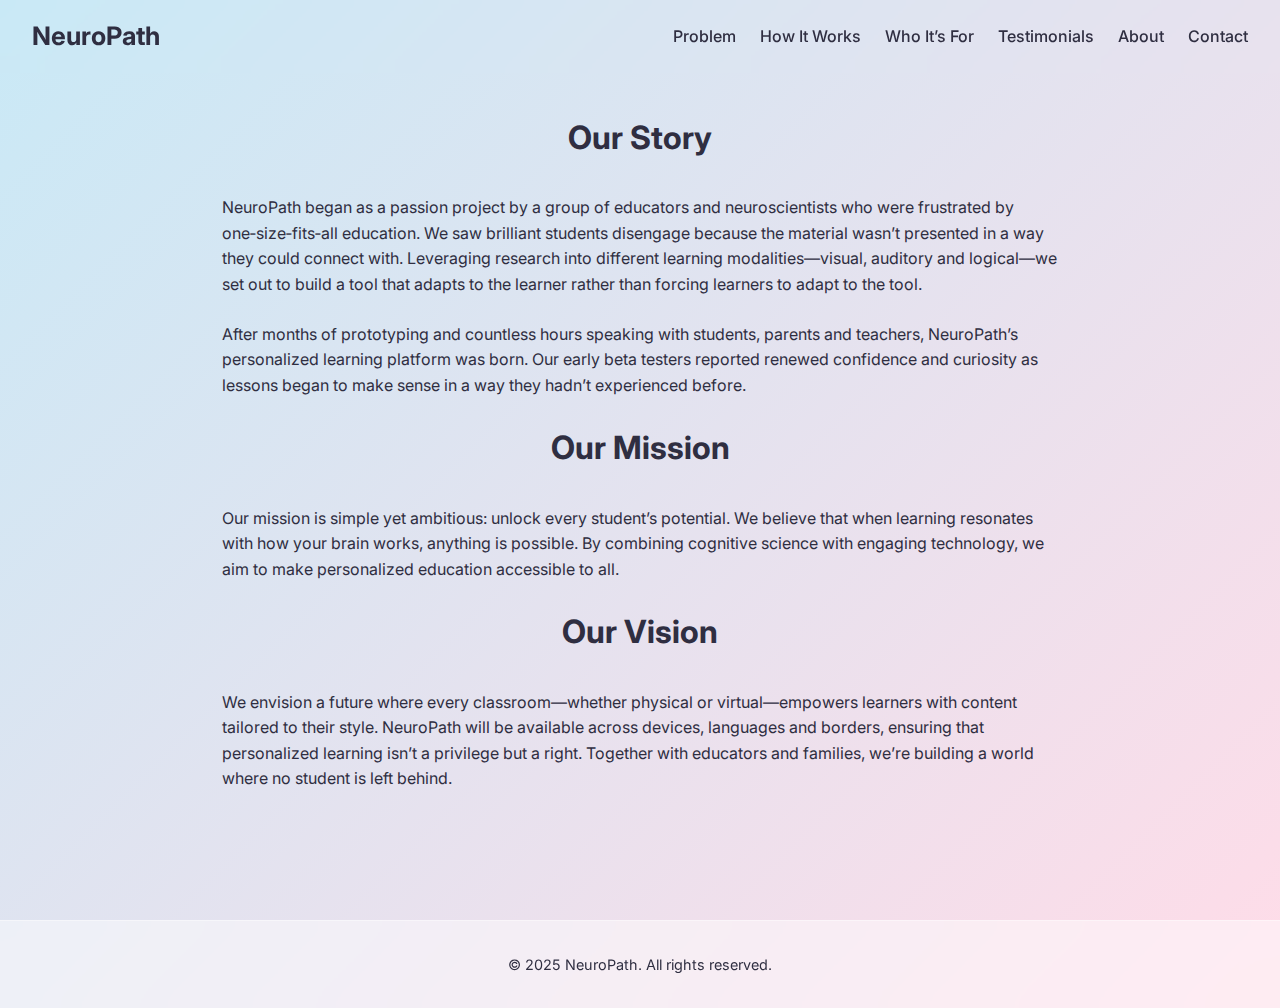
<file: about.html>
<!DOCTYPE html>
<html lang="en">
<head>
  <meta charset="UTF-8">
  <meta name="viewport" content="width=device-width, initial-scale=1.0">
  <title>About & Vision – NeuroPath</title>
  <link rel="stylesheet" href="style.css">
</head>
<body>
  <header>
    <div class="logo">NeuroPath</div>
    <nav>
      <ul>
        <li><a href="index.html#problem">Problem</a></li>
        <li><a href="index.html#how">How It Works</a></li>
        <li><a href="index.html#who">Who It’s For</a></li>
        <li><a href="index.html#testimonials">Testimonials</a></li>
        <li><a href="about.html">About</a></li>
        <li><a href="contact.html">Contact</a></li>
      </ul>
    </nav>
  </header>
  <main>
    <section style="padding-top:7rem; padding-bottom:4rem;max-width:900px;margin:0 auto;">
      <h2 class="section-title">Our Story</h2>
      <p style="margin-bottom:1.5rem;">NeuroPath began as a passion project by a group of educators and neuroscientists who were frustrated by one‑size‑fits‑all education. We saw brilliant students disengage because the material wasn’t presented in a way they could connect with. Leveraging research into different learning modalities—visual, auditory and logical—we set out to build a tool that adapts to the learner rather than forcing learners to adapt to the tool.</p>
      <p style="margin-bottom:1.5rem;">After months of prototyping and countless hours speaking with students, parents and teachers, NeuroPath’s personalized learning platform was born. Our early beta testers reported renewed confidence and curiosity as lessons began to make sense in a way they hadn’t experienced before.</p>
      <h2 class="section-title">Our Mission</h2>
      <p style="margin-bottom:1.5rem;">Our mission is simple yet ambitious: unlock every student’s potential. We believe that when learning resonates with how your brain works, anything is possible. By combining cognitive science with engaging technology, we aim to make personalized education accessible to all.</p>
      <h2 class="section-title">Our Vision</h2>
      <p>We envision a future where every classroom—whether physical or virtual—empowers learners with content tailored to their style. NeuroPath will be available across devices, languages and borders, ensuring that personalized learning isn’t a privilege but a right. Together with educators and families, we’re building a world where no student is left behind.</p>
    </section>
  </main>
  <footer>
    <p>&copy; 2025 NeuroPath. All rights reserved.</p>
  </footer>
  <script src="script.js"></script>
</body>
</html>
</file>
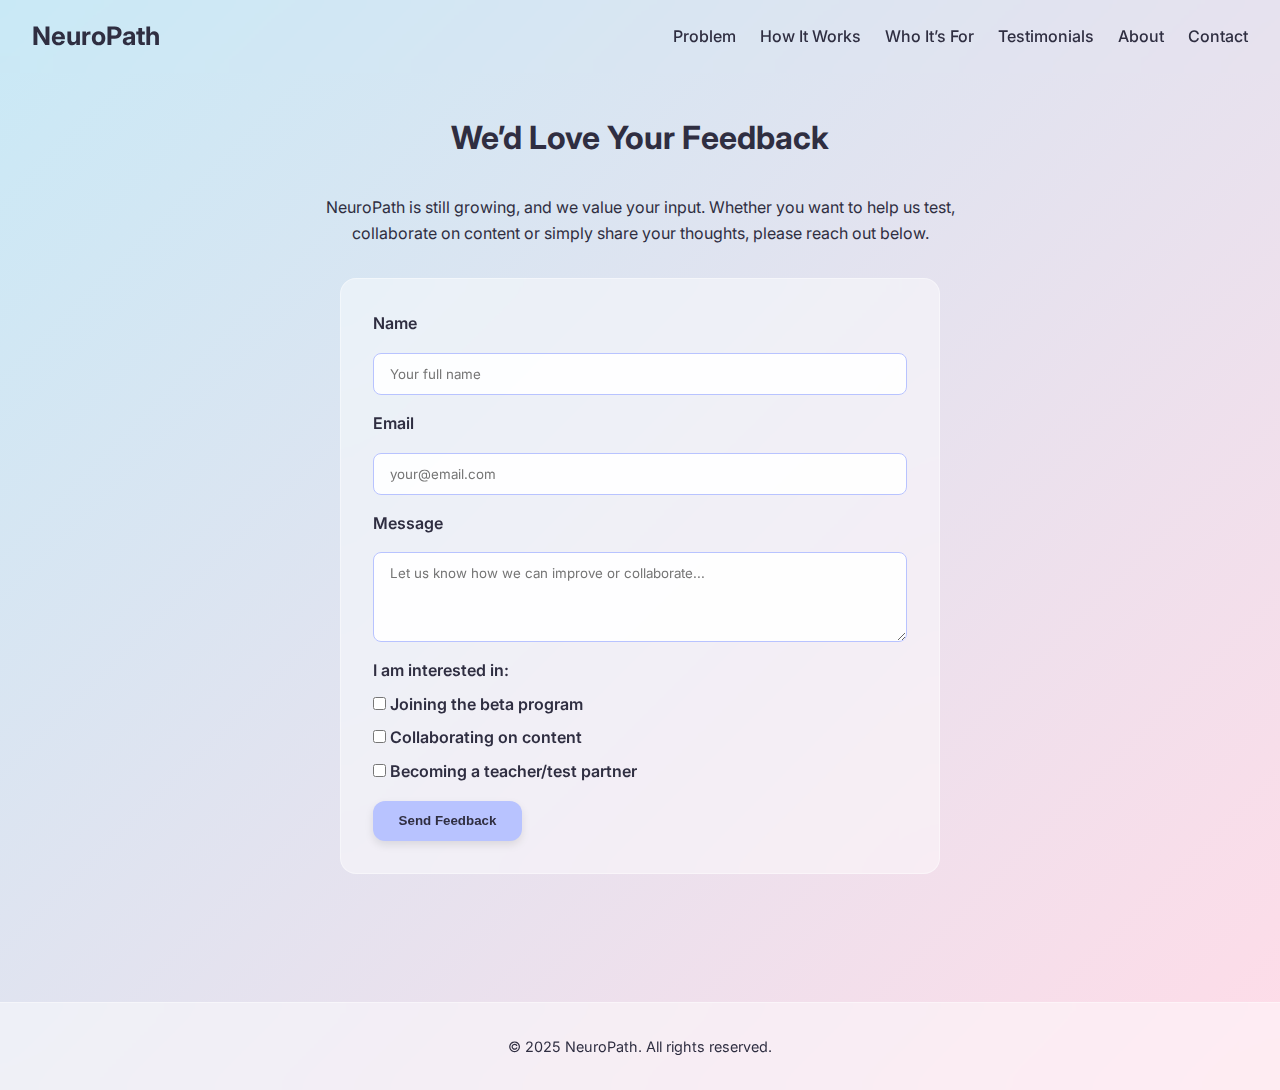
<file: contact.html>
<!DOCTYPE html>
<html lang="en">
<head>
  <meta charset="UTF-8">
  <meta name="viewport" content="width=device-width, initial-scale=1.0">
  <title>Contact & Feedback – NeuroPath</title>
  <link rel="stylesheet" href="style.css">
</head>
<body>
  <header>
    <div class="logo">NeuroPath</div>
    <nav>
      <ul>
        <li><a href="index.html#problem">Problem</a></li>
        <li><a href="index.html#how">How It Works</a></li>
        <li><a href="index.html#who">Who It’s For</a></li>
        <li><a href="index.html#testimonials">Testimonials</a></li>
        <li><a href="about.html">About</a></li>
        <li><a href="contact.html">Contact</a></li>
      </ul>
    </nav>
  </header>
  <main>
    <section style="padding-top:7rem; padding-bottom:4rem;">
      <h2 class="section-title">We’d Love Your Feedback</h2>
      <p style="text-align:center;max-width:700px;margin:0 auto 2rem;">NeuroPath is still growing, and we value your input. Whether you want to help us test, collaborate on content or simply share your thoughts, please reach out below.</p>
      <form id="contact-form">
        <label for="cname">Name</label>
        <input type="text" id="cname" name="name" placeholder="Your full name" required>
        <label for="cemail">Email</label>
        <input type="email" id="cemail" name="email" placeholder="your@email.com" required>
        <label for="message">Message</label>
        <textarea id="message" name="message" rows="4" placeholder="Let us know how we can improve or collaborate..." required></textarea>
        <fieldset style="border:none;display:flex;flex-direction:column;gap:0.5rem;">
          <legend style="font-weight:600;margin-bottom:0.5rem;">I am interested in:</legend>
          <label><input type="checkbox" name="interests" value="Beta User"> Joining the beta program</label>
          <label><input type="checkbox" name="interests" value="Collaborator"> Collaborating on content</label>
          <label><input type="checkbox" name="interests" value="Teacher"> Becoming a teacher/test partner</label>
        </fieldset>
        <button type="submit" class="btn">Send Feedback</button>
      </form>
    </section>
  </main>
  <footer>
    <p>&copy; 2025 NeuroPath. All rights reserved.</p>
  </footer>
  <script src="script.js"></script>
</body>
</html>
</file>
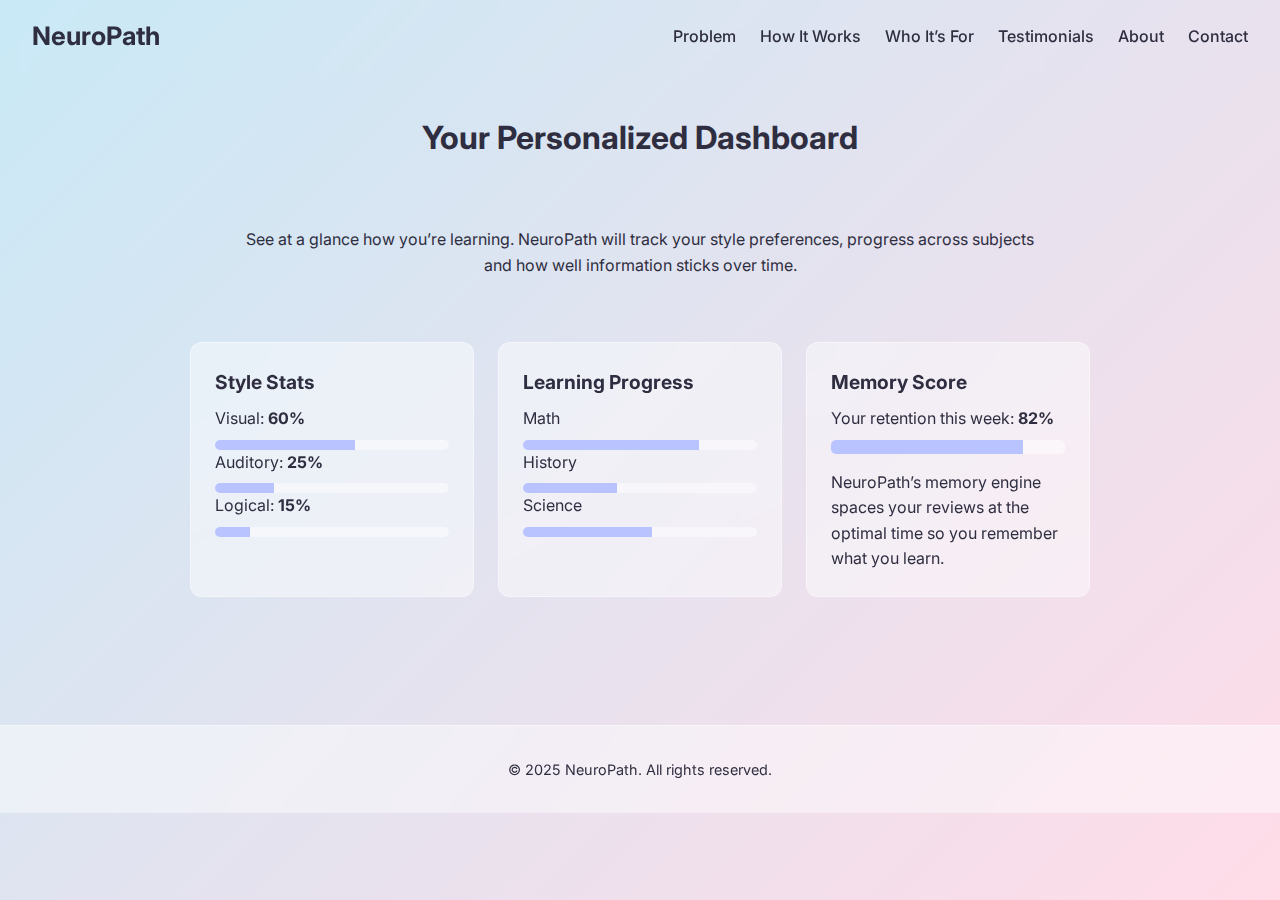
<file: dashboard.html>
<!DOCTYPE html>
<html lang="en">
<head>
  <meta charset="UTF-8">
  <meta name="viewport" content="width=device-width, initial-scale=1.0">
  <title>Dashboard Preview – NeuroPath</title>
  <link rel="stylesheet" href="style.css">
</head>
<body>
  <header>
    <div class="logo">NeuroPath</div>
    <nav>
      <ul>
        <li><a href="index.html#problem">Problem</a></li>
        <li><a href="index.html#how">How It Works</a></li>
        <li><a href="index.html#who">Who It’s For</a></li>
        <li><a href="index.html#testimonials">Testimonials</a></li>
        <li><a href="about.html">About</a></li>
        <li><a href="contact.html">Contact</a></li>
      </ul>
    </nav>
  </header>
  <main>
    <div class="dashboard-preview">
      <h2 class="section-title">Your Personalized Dashboard</h2>
      <p style="text-align:center;max-width:800px;margin:0 auto 2rem;">See at a glance how you’re learning. NeuroPath will track your style preferences, progress across subjects and how well information sticks over time.</p>
      <div class="dash-cards">
        <div class="dash-card">
          <h4>Style Stats</h4>
          <p>Visual: <strong>60%</strong></p>
          <div class="progress-wrapper">
            <div class="progress-bar-inner" data-value="60"></div>
          </div>
          <p>Auditory: <strong>25%</strong></p>
          <div class="progress-wrapper">
            <div class="progress-bar-inner" data-value="25"></div>
          </div>
          <p>Logical: <strong>15%</strong></p>
          <div class="progress-wrapper">
            <div class="progress-bar-inner" data-value="15"></div>
          </div>
        </div>
        <div class="dash-card">
          <h4>Learning Progress</h4>
          <p>Math</p>
          <div class="progress-wrapper">
            <div class="progress-bar-inner" data-value="75"></div>
          </div>
          <p>History</p>
          <div class="progress-wrapper">
            <div class="progress-bar-inner" data-value="40"></div>
          </div>
          <p>Science</p>
          <div class="progress-wrapper">
            <div class="progress-bar-inner" data-value="55"></div>
          </div>
        </div>
        <div class="dash-card">
          <h4>Memory Score</h4>
          <p>Your retention this week: <strong>82%</strong></p>
          <div class="progress-wrapper" style="height:14px;">
            <div class="progress-bar-inner" data-value="82"></div>
          </div>
          <p style="margin-top:1rem;">NeuroPath’s memory engine spaces your reviews at the optimal time so you remember what you learn.</p>
        </div>
      </div>
    </div>
  </main>
  <footer>
    <p>&copy; 2025 NeuroPath. All rights reserved.</p>
  </footer>
  <script src="script.js"></script>
</body>
</html>
</file>
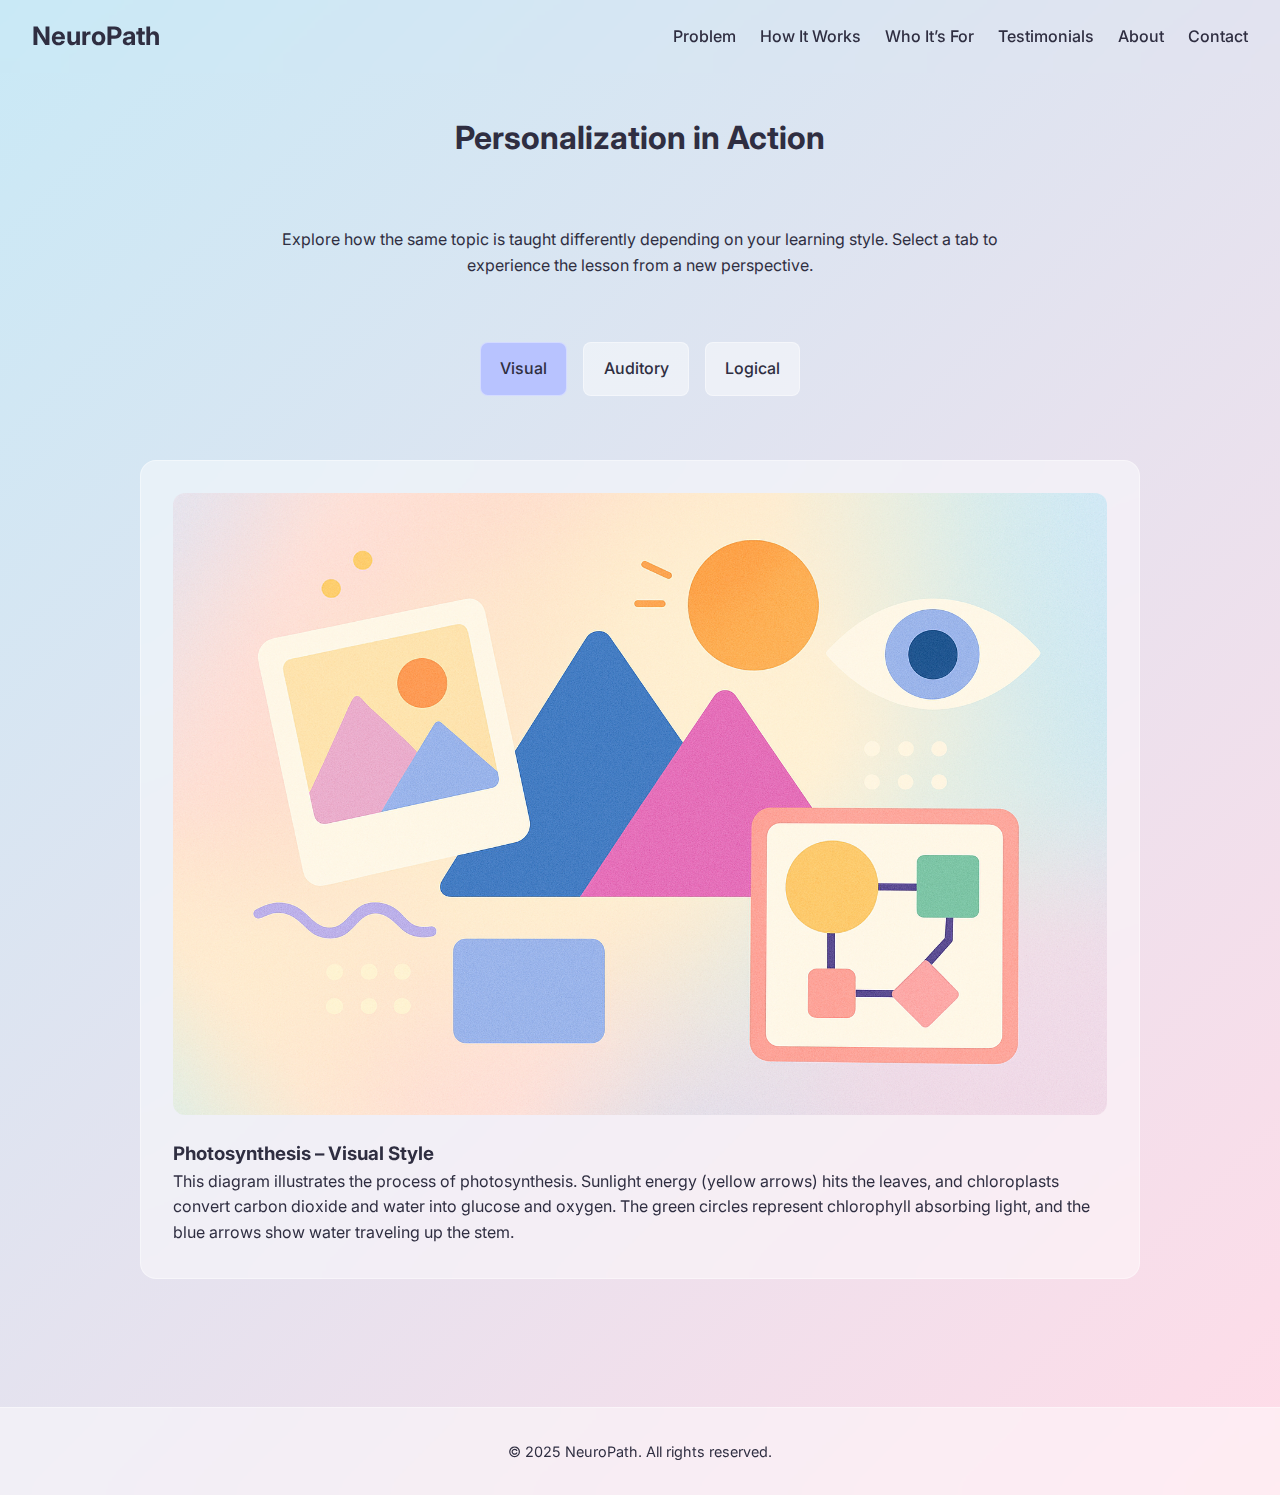
<file: lesson.html>
<!DOCTYPE html>
<html lang="en">
<head>
  <meta charset="UTF-8">
  <meta name="viewport" content="width=device-width, initial-scale=1.0">
  <title>Demo Lesson – NeuroPath</title>
  <link rel="stylesheet" href="style.css">
</head>
<body>
  <header>
    <div class="logo">NeuroPath</div>
    <nav>
      <ul>
        <li><a href="index.html#problem">Problem</a></li>
        <li><a href="index.html#how">How It Works</a></li>
        <li><a href="index.html#who">Who It’s For</a></li>
        <li><a href="index.html#testimonials">Testimonials</a></li>
        <li><a href="about.html">About</a></li>
        <li><a href="contact.html">Contact</a></li>
      </ul>
    </nav>
  </header>
  <main>
    <div class="lesson-container">
      <h2 class="section-title">Personalization in Action</h2>
      <p style="text-align:center;max-width:800px;margin:0 auto 2rem;">Explore how the same topic is taught differently depending on your learning style. Select a tab to experience the lesson from a new perspective.</p>
      <!-- Tabs -->
      <div class="style-tabs">
        <div class="tab" data-target="visual">Visual</div>
        <div class="tab" data-target="auditory">Auditory</div>
        <div class="tab" data-target="logical">Logical</div>
      </div>
      <!-- Visual Content -->
      <div class="lesson-content" id="visual">
        <img src="visual.png" alt="Visual learning illustration">
        <h3>Photosynthesis – Visual Style</h3>
        <p>This diagram illustrates the process of photosynthesis. Sunlight energy (yellow arrows) hits the leaves, and chloroplasts convert carbon dioxide and water into glucose and oxygen. The green circles represent chlorophyll absorbing light, and the blue arrows show water traveling up the stem.</p>
      </div>
      <!-- Auditory Content -->
      <div class="lesson-content" id="auditory">
        <img src="auditory.png" alt="Auditory learning illustration">
        <h3>Photosynthesis – Auditory Style</h3>
        <p>Imagine you’re listening to a story: plants are like little factories that use sunlight as their power. They drink water through their roots and inhale carbon dioxide through tiny pores. Inside their leaves, these ingredients mix to create sugar for energy and release oxygen for us to breathe.</p>
      </div>
      <!-- Logical Content -->
      <div class="lesson-content" id="logical">
        <img src="logical.png" alt="Logical learning illustration">
        <h3>Photosynthesis – Logical Style</h3>
        <p>Let’s break down the chemical reaction: 6 CO<sub>2</sub> + 6 H<sub>2</sub>O + light energy → C<sub>6</sub>H<sub>12</sub>O<sub>6</sub> + 6 O<sub>2</sub>. Plants take six molecules of carbon dioxide and water and, using energy from light, produce glucose and oxygen. Each part of the equation corresponds to molecules entering or leaving the system.</p>
      </div>
    </div>
  </main>
  <footer>
    <p>&copy; 2025 NeuroPath. All rights reserved.</p>
  </footer>
  <script src="script.js"></script>
</body>
</html>
</file>
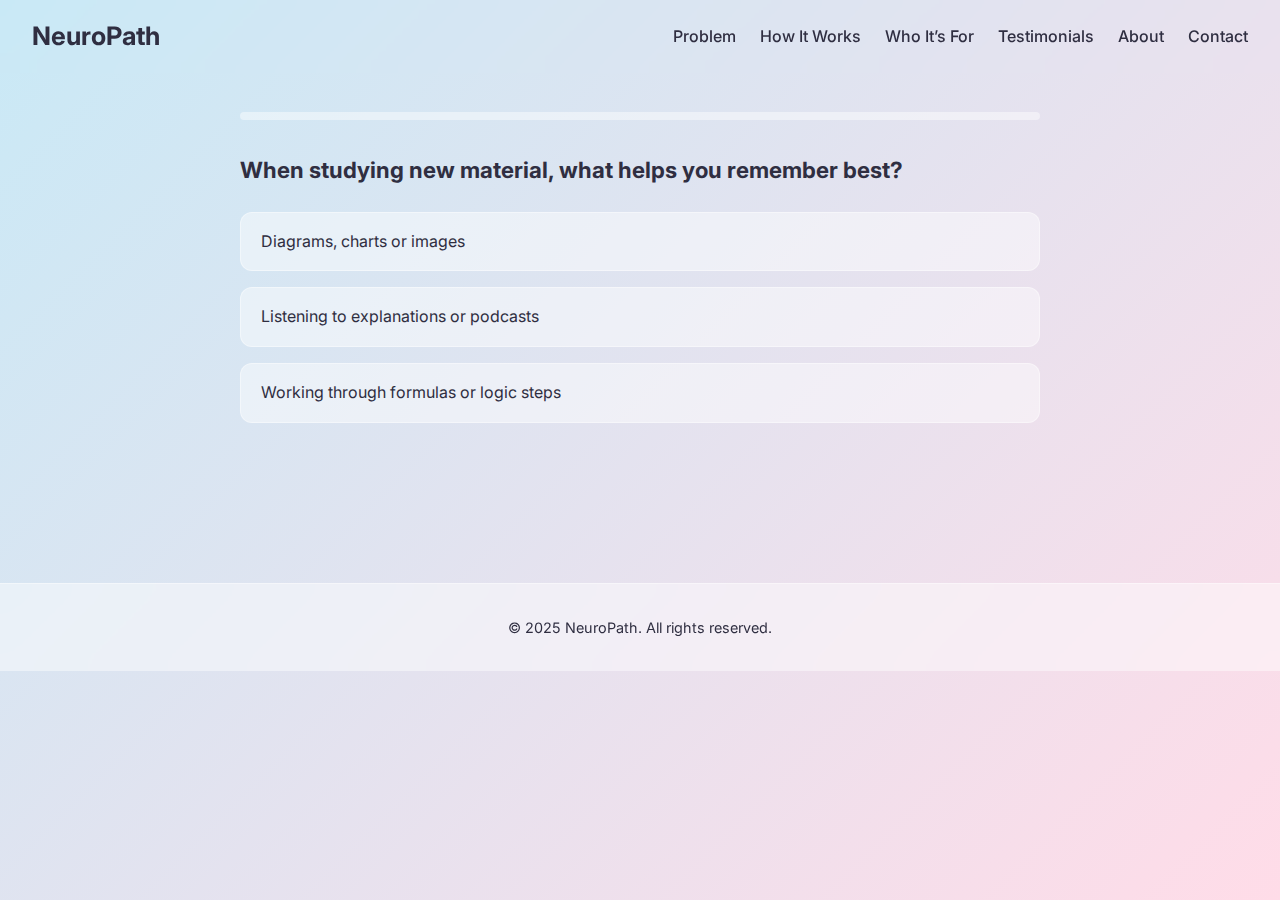
<file: quiz.html>
<!DOCTYPE html>
<html lang="en">
<head>
  <meta charset="UTF-8">
  <meta name="viewport" content="width=device-width, initial-scale=1.0">
  <title>Learning Style Quiz – NeuroPath</title>
  <link rel="stylesheet" href="style.css">
</head>
<body>
  <header>
    <div class="logo">NeuroPath</div>
    <nav>
      <ul>
        <li><a href="index.html#problem">Problem</a></li>
        <li><a href="index.html#how">How It Works</a></li>
        <li><a href="index.html#who">Who It’s For</a></li>
        <li><a href="index.html#testimonials">Testimonials</a></li>
        <li><a href="about.html">About</a></li>
        <li><a href="contact.html">Contact</a></li>
      </ul>
    </nav>
  </header>
  <main>
    <div class="quiz-container">
      <!-- Progress bar -->
      <div class="progress-bar">
        <div class="progress"></div>
      </div>
      <!-- Quiz question area -->
      <div class="quiz-step">
        <h2 class="quiz-question"></h2>
        <div class="options"></div>
      </div>
      <!-- Result area -->
      <div class="result-container">
        <h2 class="result-title"></h2>
        <p class="result-message"></p>
        <div class="result-cta"></div>
      </div>
    </div>
  </main>
  <footer>
    <p>&copy; 2025 NeuroPath. All rights reserved.</p>
  </footer>
  <script src="script.js"></script>
</body>
</html>
</file>
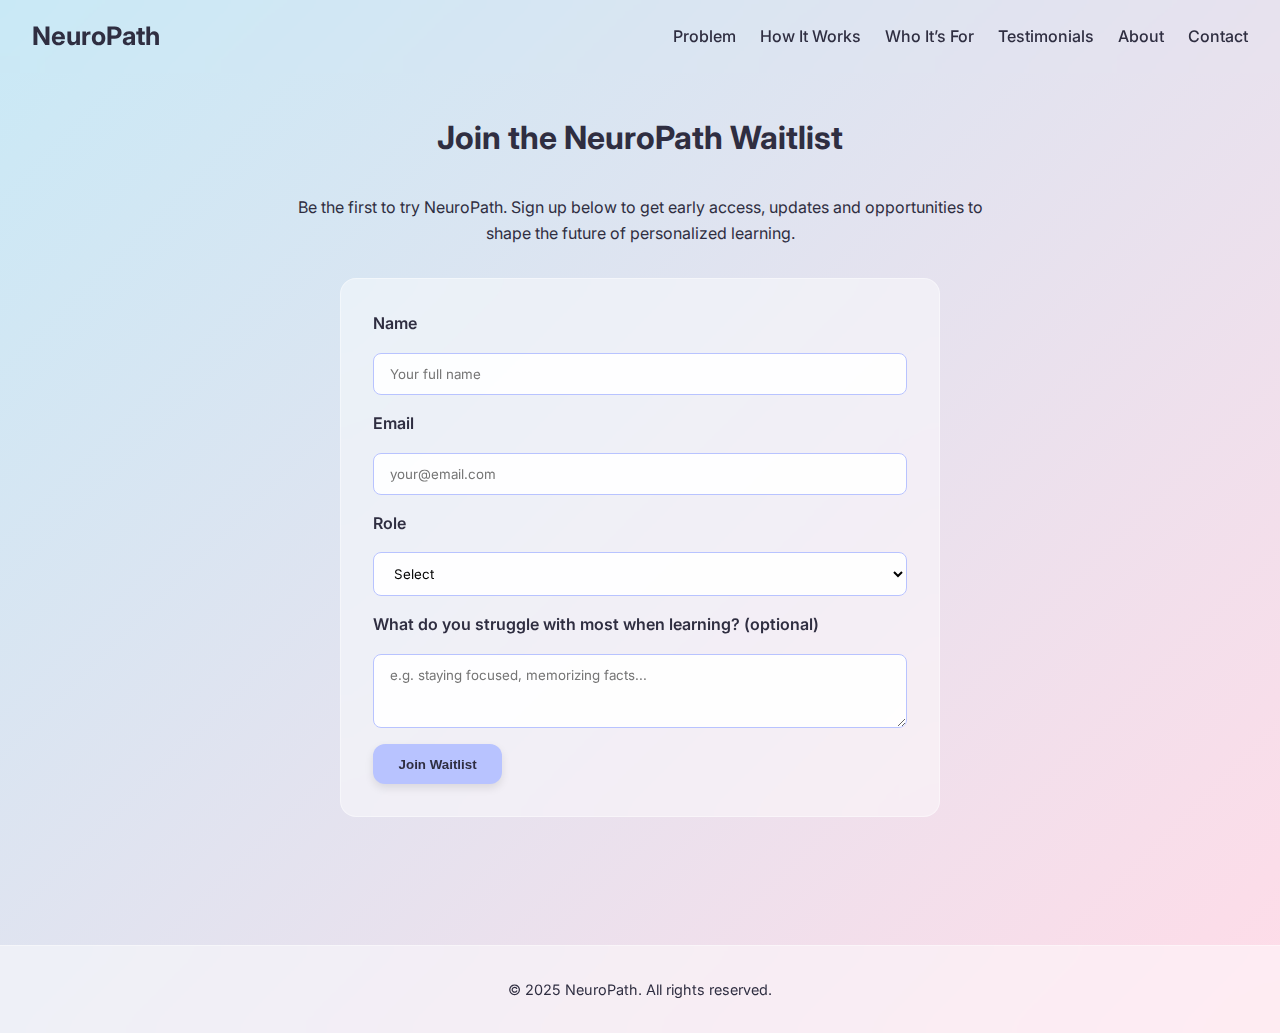
<file: waitlist.html>
<!DOCTYPE html>
<html lang="en">
<head>
  <meta charset="UTF-8">
  <meta name="viewport" content="width=device-width, initial-scale=1.0">
  <title>Join the Waitlist – NeuroPath</title>
  <link rel="stylesheet" href="style.css">
</head>
<body>
  <header>
    <div class="logo">NeuroPath</div>
    <nav>
      <ul>
        <li><a href="index.html#problem">Problem</a></li>
        <li><a href="index.html#how">How It Works</a></li>
        <li><a href="index.html#who">Who It’s For</a></li>
        <li><a href="index.html#testimonials">Testimonials</a></li>
        <li><a href="about.html">About</a></li>
        <li><a href="contact.html">Contact</a></li>
      </ul>
    </nav>
  </header>
  <main>
    <section style="padding-top:7rem; padding-bottom:4rem;">
      <h2 class="section-title">Join the NeuroPath Waitlist</h2>
      <p style="text-align:center;max-width:700px;margin:0 auto 2rem;">Be the first to try NeuroPath. Sign up below to get early access, updates and opportunities to shape the future of personalized learning.</p>
      <form id="waitlist-form">
        <label for="name">Name</label>
        <input type="text" id="name" name="name" placeholder="Your full name" required>
        <label for="email">Email</label>
        <input type="email" id="email" name="email" placeholder="your@email.com" required>
        <label for="role">Role</label>
        <select id="role" name="role" required>
          <option value="">Select</option>
          <option value="Student">Student</option>
          <option value="Parent">Parent</option>
          <option value="Teacher">Teacher</option>
        </select>
        <label for="struggle">What do you struggle with most when learning? (optional)</label>
        <textarea id="struggle" name="struggle" rows="3" placeholder="e.g. staying focused, memorizing facts..."></textarea>
        <button type="submit" class="btn">Join Waitlist</button>
      </form>
    </section>
  </main>
  <footer>
    <p>&copy; 2025 NeuroPath. All rights reserved.</p>
  </footer>
  <script src="script.js"></script>
</body>
</html>
</file>
<file: style.css>
/* NeuroPath Website Styles */

/* Import friendly fonts from Google. Inter and DM Sans provide soft, rounded letterforms that appeal to Gen‑Z users */
@import url('https://fonts.googleapis.com/css2?family=Inter:wght@400;500;600;700&family=DM+Sans:wght@400;500;600;700&display=swap');

/* Root variables define the soft pastel palette and glassmorphism settings.  
   Pastel tones and muted colors are recommended for glassmorphism to maintain contrast and readability【237272016903549†L139-L149】. */
:root {
  --color-primary: #b8c3ff; /* soft periwinkle */
  --color-secondary: #ffdce8; /* blush pink */
  --color-accent: #c9e9f6; /* pale sky blue */
  --color-yellow: #fff5c2; /* light butter yellow */
  --color-green: #d9f8d3; /* mint green */
  --color-dark: #2f2e41; /* deep grey for text */
  --color-light: #ffffff; /* white */
  --glass-bg: rgba(255, 255, 255, 0.45); /* translucent white for glass cards */
  --glass-border: rgba(255, 255, 255, 0.4);
  --glass-blur: 15px;
}

/* Global reset to ensure consistent spacing */
* {
  margin: 0;
  padding: 0;
  box-sizing: border-box;
}

html {
  scroll-behavior: smooth;
}

body {
  font-family: 'Inter', 'DM Sans', sans-serif;
  color: var(--color-dark);
  background: linear-gradient(135deg, var(--color-accent), var(--color-secondary));
  min-height: 100vh;
  line-height: 1.6;
}

a {
  color: inherit;
  text-decoration: none;
}

/* Navigation */
header {
  width: 100%;
  background: transparent;
  padding: 1rem 2rem;
  position: fixed;
  top: 0;
  left: 0;
  z-index: 999;
  display: flex;
  justify-content: space-between;
  align-items: center;
  backdrop-filter: blur(8px);
}

.logo {
  font-weight: 700;
  font-size: 1.6rem;
  color: var(--color-dark);
}

nav ul {
  list-style: none;
  display: flex;
  gap: 1.5rem;
  align-items: center;
}

nav li a {
  font-weight: 500;
  transition: color 0.2s ease;
}

nav li a:hover {
  color: #5855ff;
}

/* Buttons */
.btn {
  display: inline-block;
  background: var(--color-primary);
  color: var(--color-dark);
  padding: 0.8rem 1.6rem;
  border: none;
  border-radius: 0.75rem;
  font-weight: 600;
  cursor: pointer;
  transition: transform 0.2s ease, box-shadow 0.2s ease;
  box-shadow: 0 4px 8px rgba(0,0,0,0.1);
}

.btn.secondary {
  background: var(--color-yellow);
}

.btn:hover {
  transform: translateY(-2px);
  box-shadow: 0 8px 16px rgba(0,0,0,0.15);
}

/* Hero section */
.hero {
  display: flex;
  flex-direction: column;
  justify-content: center;
  align-items: center;
  text-align: center;
  padding: 8rem 2rem 4rem;
  background: url('hero.png') center/cover no-repeat;
  position: relative;
  color: var(--color-dark);
}

.hero::before {
  content: '';
  position: absolute;
  top: 0;
  left: 0;
  width: 100%;
  height: 100%;
  background: linear-gradient(rgba(255,255,255,0.75), rgba(255,255,255,0.85));
}

.hero-content {
  position: relative;
  max-width: 800px;
}

.hero h1 {
  font-size: 2.6rem;
  font-weight: 700;
  margin-bottom: 1rem;
}

.hero p {
  font-size: 1.25rem;
  margin-bottom: 2rem;
}

.hero .btn-group {
  display: flex;
  gap: 1rem;
  flex-wrap: wrap;
  justify-content: center;
}

/* Sections */
section {
  padding: 4rem 2rem;
  width: 100%;
}

.section-title {
  text-align: center;
  margin-bottom: 2rem;
  font-size: 2rem;
  font-weight: 700;
}

/* Glass card layout for content boxes */
.cards {
  display: grid;
  gap: 2rem;
  grid-template-columns: repeat(auto-fit, minmax(280px, 1fr));
}

.card {
  backdrop-filter: blur(var(--glass-blur));
  background: var(--glass-bg);
  border: 1px solid var(--glass-border);
  border-radius: 1rem;
  padding: 2rem;
  position: relative;
  box-shadow: 0 4px 20px rgba(0, 0, 0, 0.05);
}

/* Tint SVG icons inside cards to match the pastel palette.  The filter inverts and shifts hue to a soft indigo tone. */
.card img {
  display: block;
  margin: 0 auto 1rem;
  filter: invert(51%) sepia(10%) saturate(400%) hue-rotate(210deg) brightness(95%) contrast(95%);
}

.card h3 {
  font-size: 1.4rem;
  margin-bottom: 1rem;
}

.card p {
  font-size: 1rem;
  margin-bottom: 1rem;
}

/* Testimonials */
.testimonials {
  display: flex;
  flex-direction: column;
  gap: 1.5rem;
  max-width: 900px;
  margin: 0 auto;
}

.testimonial {
  background: var(--glass-bg);
  border: 1px solid var(--glass-border);
  border-radius: 0.75rem;
  padding: 1.5rem;
  backdrop-filter: blur(var(--glass-blur));
  box-shadow: 0 4px 12px rgba(0,0,0,0.05);
}

.testimonial p {
  font-style: italic;
  margin-bottom: 0.5rem;
}

.testimonial span {
  font-weight: 600;
}

/* Footer */
footer {
  background: var(--glass-bg);
  backdrop-filter: blur(var(--glass-blur));
  border-top: 1px solid var(--glass-border);
  padding: 2rem;
  text-align: center;
  margin-top: 4rem;
}

footer p {
  font-size: 0.9rem;
  color: var(--color-dark);
}

/* Responsive adjustments */
@media (min-width: 768px) {
  .hero h1 {
    font-size: 3rem;
  }
  .hero p {
    font-size: 1.4rem;
  }
}

/* Quiz page styles */
.quiz-container {
  max-width: 800px;
  margin: 0 auto;
  padding-top: 7rem;
  padding-bottom: 4rem;
}

.quiz-step {
  display: none;
  margin-bottom: 2rem;
}

.quiz-step.active {
  display: block;
}

.quiz-question {
  font-size: 1.4rem;
  margin-bottom: 1.5rem;
}

.options {
  display: flex;
  flex-direction: column;
  gap: 1rem;
}

.option {
  background: var(--glass-bg);
  border: 1px solid var(--glass-border);
  border-radius: 0.75rem;
  padding: 1rem 1.25rem;
  cursor: pointer;
  transition: background 0.2s ease;
}

.option:hover, .option.selected {
  background: var(--color-primary);
}

.progress-bar {
  height: 8px;
  background: var(--glass-bg);
  border-radius: 4px;
  overflow: hidden;
  margin-bottom: 2rem;
}

.progress {
  width: 0;
  height: 100%;
  background: var(--color-primary);
  transition: width 0.3s ease;
}

.result-container {
  display: none;
  text-align: center;
  padding: 2rem;
  border-radius: 1rem;
  background: var(--glass-bg);
  backdrop-filter: blur(var(--glass-blur));
  border: 1px solid var(--glass-border);
}

.result-container h2 {
  font-size: 2rem;
  margin-bottom: 1rem;
}

.result-container p {
  margin-bottom: 1rem;
}

/* Lesson demo page */
.lesson-container {
  max-width: 1000px;
  margin: 0 auto;
  padding-top: 7rem;
  padding-bottom: 4rem;
  display: flex;
  flex-direction: column;
  gap: 2rem;
}

.style-tabs {
  display: flex;
  gap: 1rem;
  justify-content: center;
  margin-bottom: 2rem;
}

.tab {
  padding: 0.8rem 1.2rem;
  background: var(--glass-bg);
  border: 1px solid var(--glass-border);
  border-radius: 0.5rem;
  cursor: pointer;
  font-weight: 500;
  transition: background 0.2s ease;
}

.tab.active {
  background: var(--color-primary);
}

.lesson-content {
  display: none;
  background: var(--glass-bg);
  border: 1px solid var(--glass-border);
  backdrop-filter: blur(var(--glass-blur));
  border-radius: 1rem;
  padding: 2rem;
}

.lesson-content.active {
  display: block;
}

.lesson-content img {
  max-width: 100%;
  border-radius: 0.75rem;
  margin-bottom: 1rem;
}

/* Dashboard preview */
.dashboard-preview {
  max-width: 900px;
  margin: 0 auto;
  padding-top: 7rem;
  padding-bottom: 4rem;
  display: flex;
  flex-direction: column;
  gap: 2rem;
}

.dash-cards {
  display: grid;
  grid-template-columns: repeat(auto-fit, minmax(250px, 1fr));
  gap: 1.5rem;
}

.dash-card {
  background: var(--glass-bg);
  border: 1px solid var(--glass-border);
  backdrop-filter: blur(var(--glass-blur));
  border-radius: 0.75rem;
  padding: 1.5rem;
}

.dash-card h4 {
  font-size: 1.2rem;
  margin-bottom: 0.5rem;
}

.progress-wrapper {
  background: var(--glass-bg);
  height: 10px;
  border-radius: 5px;
  overflow: hidden;
  margin-top: 0.5rem;
}

.progress-bar-inner {
  height: 100%;
  background: var(--color-primary);
  width: 0;
  transition: width 0.5s ease;
}

/* Forms */
form {
  display: flex;
  flex-direction: column;
  gap: 1rem;
  max-width: 600px;
  margin: 0 auto;
  background: var(--glass-bg);
  padding: 2rem;
  border-radius: 1rem;
  backdrop-filter: blur(var(--glass-blur));
  border: 1px solid var(--glass-border);
}

form label {
  font-weight: 600;
}

form input,
form select,
form textarea {
  padding: 0.75rem 1rem;
  border-radius: 0.5rem;
  border: 1px solid var(--color-primary);
  background: rgba(255,255,255,0.9);
  font-family: inherit;
  resize: vertical;
}

form button {
  align-self: flex-start;
}

.thank-you {
  text-align: center;
  margin-top: 2rem;
  font-size: 1.3rem;
  font-weight: 600;
}
</file>
